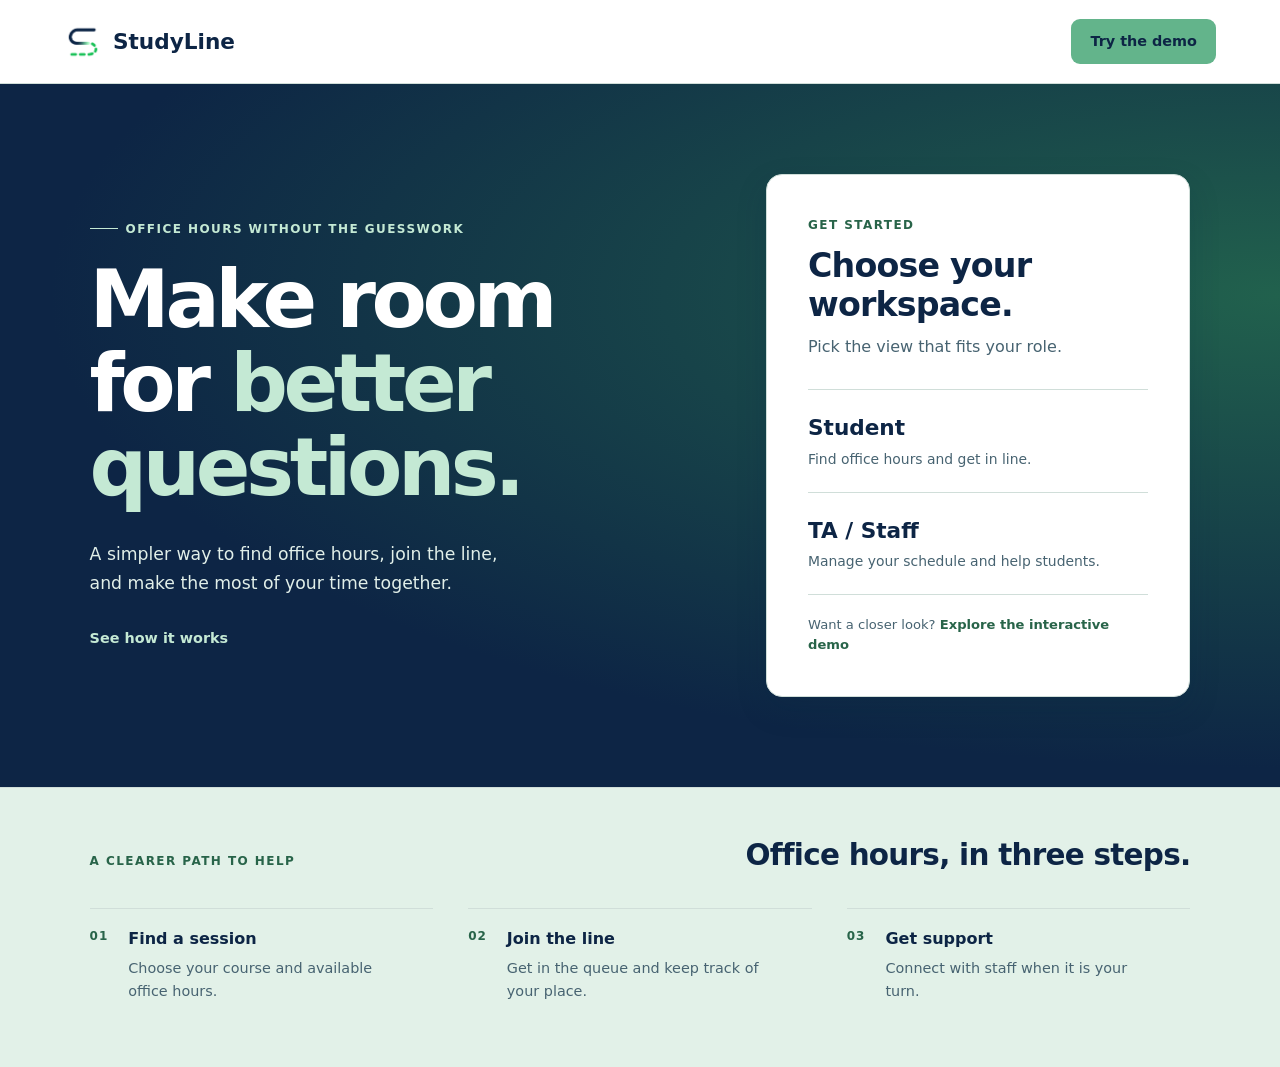
<file: frontend/index.html>
<!doctype html>
<html lang="en">
  <head>
    <meta charset="UTF-8" />
    <meta name="viewport" content="width=device-width, initial-scale=1.0" />
    <title>StudyLine</title>
    <link rel="stylesheet" href="styles.css" />
    <link rel="icon" href="assets/studyline_tab_icon.png" />
  </head>
  <body data-page="home">
    <header class="home-header">
      <a class="home-brand" href="index.html" aria-label="StudyLine home">
        <img src="assets/studyline_tab_icon.png" alt="" />
        <span>StudyLine</span>
      </a>
      <a class="home-demo-link" href="demo.html">Try the demo</a>
    </header>

    <main class="home-main">
      <section class="home-hero" aria-labelledby="home-title">
        <div class="home-intro">
          <p class="home-eyebrow">Office hours without the guesswork</p>
          <h1 id="home-title">Make room for <em>better questions.</em></h1>
          <p class="home-intro-copy">A simpler way to find office hours, join the line, and make the most of your time together.</p>
          <a class="home-text-link" href="#how-it-works">See how it works</a>
        </div>

        <div class="home-chooser" aria-labelledby="home-chooser-title">
          <div class="home-chooser-heading">
            <p class="home-eyebrow">Get started</p>
            <h2 id="home-chooser-title">Choose your workspace.</h2>
            <p>Pick the view that fits your role.</p>
          </div>
          <a class="home-role" href="student.html">
            <span class="home-role-content"><strong>Student</strong><span>Find office hours and get in line.</span></span>
          </a>
          <a class="home-role" href="ta.html">
            <span class="home-role-content"><strong>TA / Staff</strong><span>Manage your schedule and help students.</span></span>
          </a>
          <p class="home-chooser-note">Want a closer look? <a href="demo.html">Explore the interactive demo</a></p>
        </div>
      </section>

      <section class="home-how" id="how-it-works" aria-labelledby="home-how-title">
        <div class="home-how-heading">
          <p class="home-eyebrow">A clearer path to help</p>
          <h2 id="home-how-title">Office hours, in three steps.</h2>
        </div>
        <ol class="home-steps">
          <li><span>01</span><div><h3>Find a session</h3><p>Choose your course and available office hours.</p></div></li>
          <li><span>02</span><div><h3>Join the line</h3><p>Get in the queue and keep track of your place.</p></div></li>
          <li><span>03</span><div><h3>Get support</h3><p>Connect with staff when it is your turn.</p></div></li>
        </ol>
      </section>
    </main>
  </body>
</html>
</file>
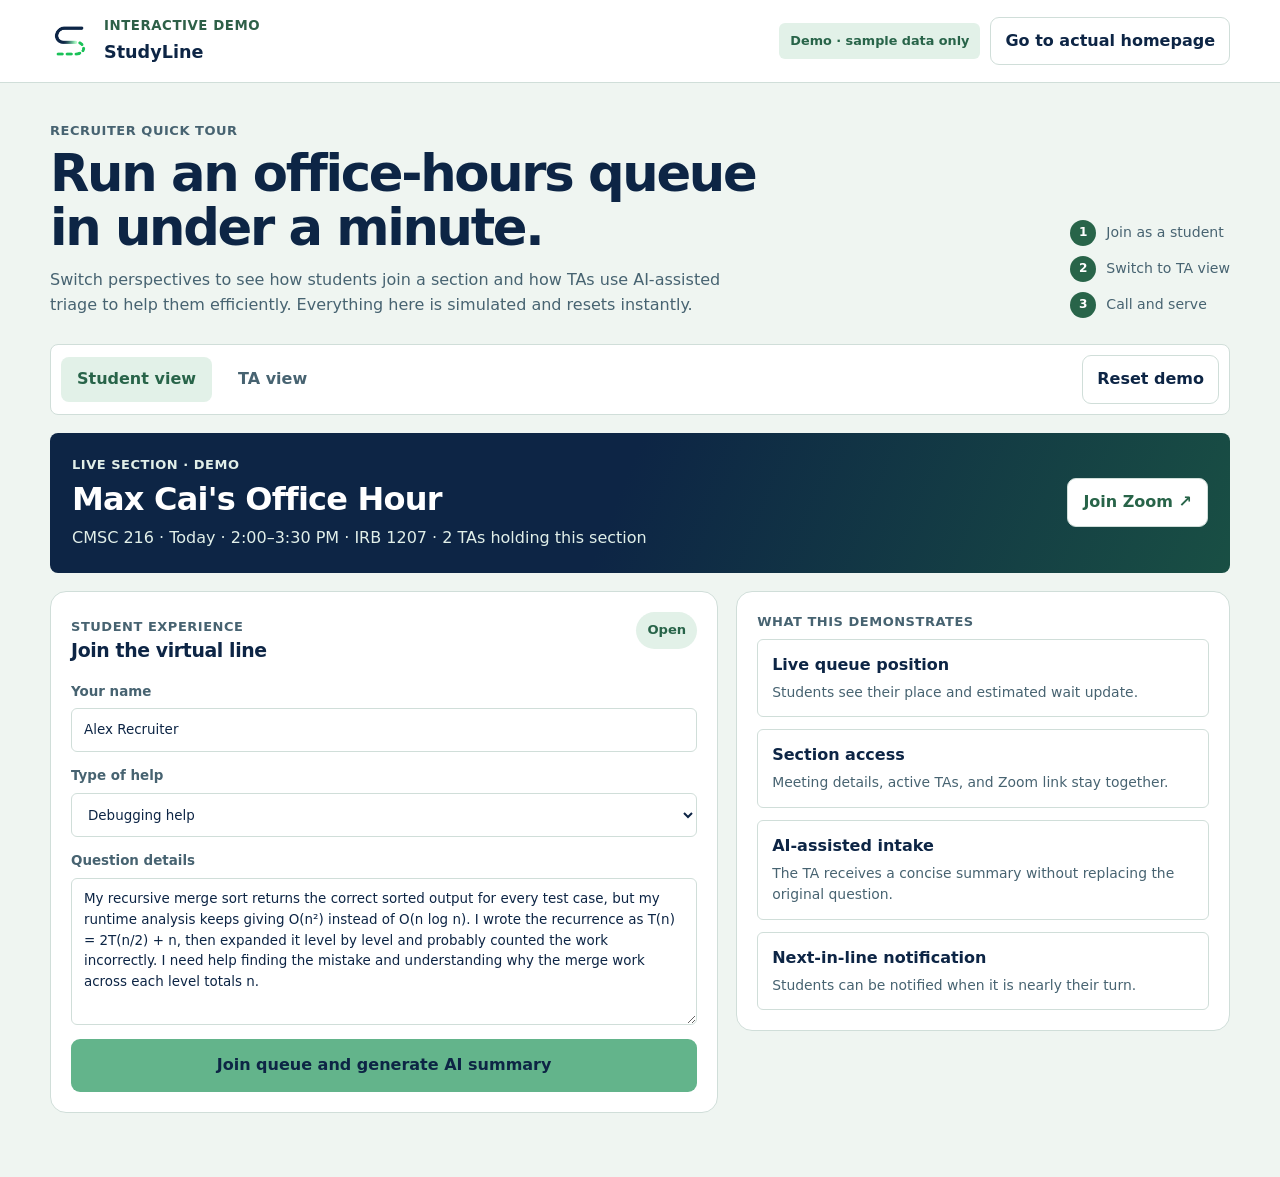
<file: frontend/demo.html>
<!doctype html>
<html lang="en">
  <head>
    <meta charset="UTF-8" />
    <meta name="viewport" content="width=device-width, initial-scale=1.0" />
    <title>Interactive Demo | StudyLine</title>
    <link rel="stylesheet" href="styles.css" />
    <link rel="stylesheet" href="demo.css" />
    <link rel="icon" href="assets/studyline_tab_icon.png" />
  </head>
  <body class="demo-page" data-page="demo">
    <header class="demo-header">
      <a class="brand demo-brand" href="demo.html" aria-label="StudyLine demo home">
        <img class="brand-mark" src="assets/studyline_tab_icon.png" alt="" />
        <span><small>Interactive demo</small><strong>StudyLine</strong></span>
      </a>
      <div class="demo-header-actions">
        <span class="demo-mode-badge">Demo · sample data only</span>
        <a class="secondary-action demo-home-link" href="index.html">Go to actual homepage</a>
      </div>
    </header>

    <main class="demo-main">
      <section class="demo-intro">
        <div>
          <p class="eyebrow">Recruiter quick tour</p>
          <h1>Run an office-hours queue in under a minute.</h1>
          <p>Switch perspectives to see how students join a section and how TAs use AI-assisted triage to help them efficiently. Everything here is simulated and resets instantly.</p>
        </div>
        <div class="demo-steps" aria-label="Suggested demo steps">
          <span><strong>1</strong> Join as a student</span>
          <span><strong>2</strong> Switch to TA view</span>
          <span><strong>3</strong> Call and serve</span>
        </div>
      </section>

      <section class="demo-toolbar" aria-label="Demo controls">
        <div class="demo-view-switch" role="group" aria-label="Choose demo perspective">
          <button class="demo-view-button active" type="button" data-demo-view="student">Student view</button>
          <button class="demo-view-button" type="button" data-demo-view="ta">TA view</button>
        </div>
        <button id="resetDemo" class="secondary-action" type="button">Reset demo</button>
      </section>

      <div id="demoNotice" class="demo-notice" role="status" aria-live="polite"></div>
      <section id="demoApp" class="demo-app" aria-live="polite"></section>
    </main>

    <script src="demo.js"></script>
  </body>
</html>
</file>
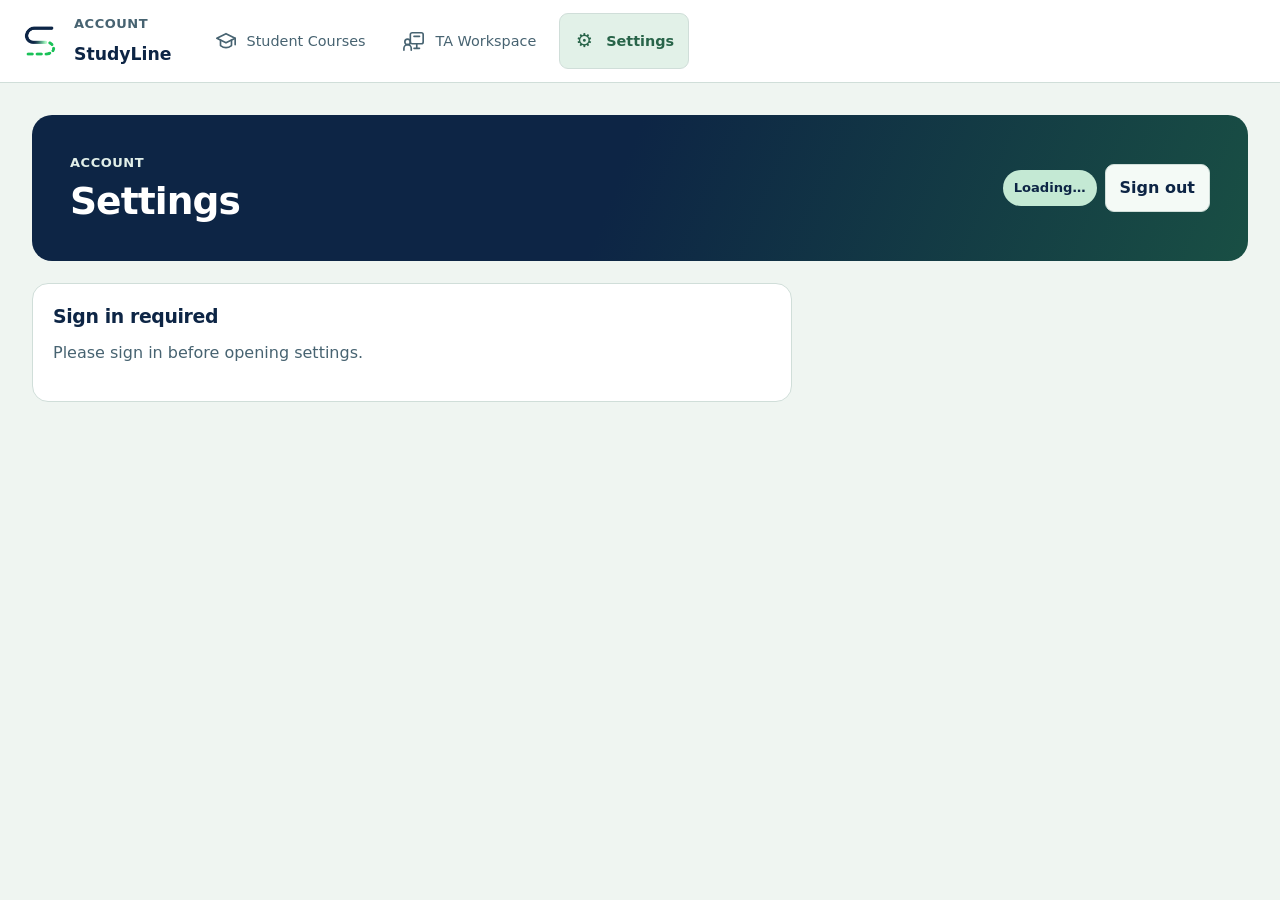
<file: frontend/settings.html>
<!doctype html>
<html lang="en">
  <head>
    <meta charset="UTF-8" />
    <meta name="viewport" content="width=device-width, initial-scale=1.0" />
    <title>Settings | StudyLine</title>
    <link rel="stylesheet" href="styles.css" />
    <link rel="icon" href="assets/studyline_tab_icon.png" />
  </head>
  <body data-page="settings">
    <div class="shell">
      <header class="workspace-header">
        <div class="brand"><a href="index.html" aria-label="StudyLine home"><img class="brand-mark" src="assets/studyline_tab_icon.png" alt="" /></a><div><p class="eyebrow">Account</p><h1>StudyLine</h1></div></div>
        <nav class="nav" aria-label="Workspace"><a class="nav-item" href="student.html">Student Courses</a><a class="nav-item" href="ta.html">TA Workspace</a><a class="nav-item active" href="settings.html">Settings</a></nav>
      </header>
      <main class="workspace">
        <header class="topbar"><div><p class="eyebrow">Account</p><h2>Settings</h2></div><div class="topbar-status"><div id="settingsUser" class="status-pill">Loading…</div><button id="signOut" class="secondary-action" type="button">Sign out</button></div></header>
        <section class="panel settings-card">
          <p class="eyebrow">Profile</p><h3>Personal details</h3><p class="muted">Your email is managed by Google. Change how your name appears across StudyLine.</p>
          <form id="profileForm"><label for="name">Username</label><input id="name" name="name" required minlength="2" maxlength="80" autocomplete="name" /><label class="settings-readonly">Email <input id="email" disabled /></label><div id="roles" class="muted"></div>
            <hr /><p class="eyebrow">Preferences</p><label class="check-row"><input type="checkbox" id="emailNotifications" disabled title="Email delivery is coming soon" /> Email notifications (Coming soon)</label><label class="check-row"><input type="checkbox" id="compactMode" /> Compact course lists</label>
            <div class="settings-actions"><button class="primary-action" type="submit">Save changes</button><span id="saveMessage" role="status"></span></div>
          </form>
        </section>
      </main>
    </div>
    <script src="settings.js"></script>
    <script src="navigation.js"></script>
  </body>
</html>
</file>
<file: frontend/styles.css>
:root {
  color-scheme: light;
  --ink: #0d2545;
  --muted: #476371;
  --line: #d0ded9;
  --panel: #fff;
  --bg: #eff5f1;
  --green: #2e6048;
  --teal: #2c645a;
  --amber: #855b15;
  --red: #864d4d;
  --blue: #286449;
  --soft: #e2f1e8;
  --soft-hover: #d5eadd;
  --raised: #f4faf6;
  --sage: #63b48b;
  --sage-hover: #56a87d;
  --sage-active: #4f9d74;
  --banner: linear-gradient(112deg, var(--ink) 48%, #194f44);
  --banner-text: #e1efe9;
  --banner-accent: #c4e9d4;
  --banner-focus: #9fddbb;
  --radius: 16px;
  --button-radius: 9px;
  --gap: 22px;
  font-family: "Segoe UI", system-ui, -apple-system, sans-serif;
  font-size: 16px;
  line-height: 1.55;
}

* {
  box-sizing: border-box;
}

body {
  margin: 0;
  min-height: 100vh;
  background: var(--bg);
  color: var(--ink);
}

button,
input,
select,
textarea {
  font: inherit;
  font-weight: 400;
}

.shell {
  display: grid;
  grid-template-columns: minmax(0, 1fr);
  grid-template-rows: auto 1fr;
  min-height: 100vh;
}

.workspace-header {
  background: var(--panel);
  border-bottom: 1px solid var(--line);
  padding: 13px max(20px, calc((100vw - 1310px) / 2));
  display: flex;
  align-items: center;
  gap: 28px;
}

.workspace-header .brand { min-width: max-content; }

.brand {
  display: flex;
  align-items: center;
  gap: 14px;
}

.brand-mark {
  width: 40px;
  height: 40px;
  object-fit: contain;
  flex-shrink: 0;
  border-radius: 8px;
  display: grid;
  place-items: center;
  background: transparent;
  color: #17212b;
  font-weight: 650;
}

.eyebrow,
.panel-label,
.metric-label {
  margin: 0 0 6px;
  color: var(--muted);
  font-size: 0.8125rem;
  font-weight: 650;
  text-transform: uppercase;
  letter-spacing: 0.04em;
}

h1,
h2,
h3,
p {
  margin-top: 0;
}

h1 {
  margin-bottom: 0;
  font-size: 1.08rem;
}

h2 {
  margin-bottom: 0;
  max-width: 760px;
  font-size: clamp(1.8rem, 2.5vw, 2.5rem);
  font-weight: 750;
  line-height: 1.18;
  letter-spacing: -0.025em;
}

h3 {
  margin-bottom: 0;
  font-size: 1.18rem;
}

.nav {
  display: flex;
  flex-wrap: wrap;
  gap: 8px;
}

.nav-item {
  display: flex;
  align-items: center;
  gap: 12px;
  font-size: 0.9rem;
  border: 1px solid transparent;
  border-radius: var(--button-radius);
  padding: 12px 14px;
  background: transparent;
  color: var(--muted);
  text-align: left;
  text-decoration: none;
  cursor: pointer;
}

.nav-item.active,
.nav-item:hover {
  background: var(--soft);
  border-color: var(--line);
  color: var(--blue);
}

.panel,
.join-panel {
  background: var(--panel);
  border: 1px solid var(--line);
  border-radius: var(--radius);
  padding: 20px;
  box-shadow: none;
}

.workspace {
  min-width: 0;
  margin-inline: auto;
  padding: 32px;
  display: grid;
  align-content: start;
  gap: var(--gap);
}

.topbar,
.section-heading,
.notification-panel {
  display: flex;
  justify-content: space-between;
  align-items: flex-start;
  gap: 18px;
}

.status-pill,
.turn-badge,
.forecast-note {
  position: relative;
  overflow: hidden;
  white-space: nowrap;
  border-radius: 999px;
  padding: 8px 11px;
  background: var(--soft);
  color: var(--blue);
  font-weight: 650;
  font-size: 0.82rem;
}

.live-clock {
  display: grid;
  justify-items: end;
  gap: 2px;
  padding: 9px 11px;
  border: 1px solid #d9d2c6;
  border-radius: 8px;
  background: #fffefa;
}

.live-clock span {
  color: var(--muted);
  font-size: 0.72rem;
  font-weight: 650;
  text-transform: uppercase;
}

.live-clock strong {
  color: var(--ink);
  font-size: 1rem;
}

.section-access {
  display: grid;
  gap: 6px;
  margin-top: 10px;
}

.zoom-link {
  width: fit-content;
  color: var(--blue);
  overflow-wrap: anywhere;
}

.status-pill::after {
  content: "";
  position: absolute;
  inset: 0;
  background: linear-gradient(110deg, transparent 0%, rgba(255, 255, 255, 0.68) 45%, transparent 70%);
  transform: translateX(-120%);
  animation: status-sheen 2.8s ease-in-out infinite;
}

.pulse {
  width: 8px;
  height: 8px;
  display: inline-block;
  margin-right: 7px;
  border-radius: 50%;
  background: var(--green);
  box-shadow: 0 0 0 6px rgba(21, 132, 92, 0.14);
  animation: pulse-ring 1.6s ease-out infinite;
}

.signal-bars {
  display: inline-flex;
  align-items: end;
  gap: 2px;
  height: 12px;
  margin-right: 7px;
  vertical-align: -1px;
}

.signal-bars i {
  width: 3px;
  border-radius: 999px;
  background: var(--green);
  animation: signal-rise 1.15s ease-in-out infinite;
}

.signal-bars i:nth-child(1) {
  height: 5px;
}

.signal-bars i:nth-child(2) {
  height: 8px;
  animation-delay: 120ms;
}

.signal-bars i:nth-child(3) {
  height: 11px;
  animation-delay: 240ms;
}

@keyframes pulse-ring {
  0% {
    box-shadow: 0 0 0 0 rgba(21, 132, 92, 0.32);
  }

  70% {
    box-shadow: 0 0 0 8px rgba(21, 132, 92, 0);
  }

  100% {
    box-shadow: 0 0 0 0 rgba(21, 132, 92, 0);
  }
}

@keyframes signal-rise {
  0%,
  100% {
    transform: scaleY(0.64);
    opacity: 0.7;
  }

  50% {
    transform: scaleY(1);
    opacity: 1;
  }
}

@keyframes status-sheen {
  0%,
  42% {
    transform: translateX(-120%);
  }

  78%,
  100% {
    transform: translateX(120%);
  }
}

.hero-grid,
.content-grid {
  display: grid;
  grid-template-columns: minmax(320px, 0.95fr) minmax(320px, 1.05fr);
  gap: 22px;
}

.queue-form {
  margin-top: 22px;
  display: grid;
  grid-template-columns: 1fr 1fr;
  gap: 14px;
}

.queue-form label:first-child,
.queue-form label:nth-child(3),
.queue-form .form-section,
.queue-form button {
  grid-column: 1 / -1;
}

.form-section {
  display: grid;
  gap: 10px;
}

label {
  display: grid;
  gap: 7px;
  color: var(--muted);
  font-size: 0.9rem;
  font-weight: 700;
}

input,
select,
textarea {
  width: 100%;
  border: 1px solid #c3baad;
  border-radius: 8px;
  padding: 12px;
  background: #fffefa;
  color: var(--ink);
}

textarea {
  resize: vertical;
  min-height: 104px;
}

.primary-action,
.secondary-action,
.icon-button {
  border: 0;
  border-radius: var(--button-radius);
  cursor: pointer;
  font-weight: 650;
}

.primary-action {
  padding: 14px 16px;
  background: var(--sage);
  color: var(--ink);
}

.primary-action:disabled {
  cursor: wait;
  opacity: 0.82;
}

.secondary-action {
  padding: 11px 14px;
  border: 1px solid var(--line);
  background: #fff;
  color: var(--ink);
}

.refresh-action {
  padding-inline: 13px;
}

.icon-button {
  width: 38px;
  height: 38px;
  background: var(--soft);
  color: var(--blue);
  font-size: 1.1rem;
}

.queue-state {
  margin-top: 18px;
  display: grid;
  grid-template-columns: 1fr 1fr auto;
  align-items: center;
  gap: 14px;
  padding: 16px;
  border-radius: 8px;
  background: var(--raised);
  border: 1px solid var(--line);
}

.hidden {
  display: none;
}

.big-number {
  color: var(--blue);
  font-size: 2rem;
  font-weight: 650;
}

.meter {
  height: 14px;
  margin: 24px 0;
  overflow: hidden;
  border-radius: 999px;
  background: #e9e2d6;
}

.meter span {
  display: block;
  height: 100%;
  width: 50%;
  border-radius: inherit;
  background: var(--amber);
  transition: width 300ms ease, background 300ms ease;
}

.metric-row {
  display: grid;
  grid-template-columns: repeat(3, 1fr);
  gap: 12px;
}

.metric-row > div {
  padding: 14px;
  border-radius: var(--button-radius);
  background: var(--soft);
}

.queue-state > div { background: var(--soft); border-radius: var(--button-radius); }

.metric-row strong,
.queue-state strong {
  font-size: 1.35rem;
}

.recommendations,
.forecast {
  display: grid;
  gap: 12px;
  margin-top: 18px;
}

.recommendation,
.forecast-row {
  display: grid;
  grid-template-columns: 1fr auto;
  align-items: center;
  gap: 12px;
  padding: 14px;
  border: 1px solid #d9d2c6;
  border-radius: 8px;
  background: #fffefa;
}

.recommendation strong,
.forecast-row strong {
  display: block;
  margin-bottom: 3px;
}

.tag {
  border-radius: 999px;
  padding: 7px 10px;
  font-size: 0.8rem;
  font-weight: 650;
}

.tag.low {
  background: #e9f0e8;
  color: var(--green);
}

.tag.medium {
  background: #f6edda;
  color: var(--amber);
}

.tag.high {
  background: #f9e8e3;
  color: var(--red);
}

.bar {
  height: 9px;
  margin-top: 8px;
  border-radius: 999px;
  background: #e9e2d6;
}

.bar span {
  display: block;
  height: 100%;
  border-radius: inherit;
}

.notification-panel {
  align-items: center;
}

.notification-panel p:last-child {
  margin-bottom: 0;
  color: var(--muted);
  max-width: 720px;
}

.staff-panel {
  display: grid;
  gap: 20px;
}

.staff-grid {
  display: grid;
  grid-template-columns: minmax(260px, 0.82fr) minmax(320px, 1.18fr);
  gap: 18px;
}

.current-student { padding: 18px; }

.join-course-panel,
.student-join,
.current-student { box-shadow: 0 5px 16px #0d254509; }

.section-hero:not(.highlighted),
.current-student {
  border-left: 3px solid var(--sage);
  background: var(--raised);
}

.current-student h3 {
  margin-bottom: 8px;
}

.current-student p:last-of-type {
  color: var(--muted);
}

.staff-actions {
  display: flex;
  gap: 10px;
  margin-top: 18px;
}

.staff-queue-list {
  display: grid;
  gap: 10px;
  margin-top: 10px;
}

.joined-sessions-list {
  display: grid;
  gap: 10px;
  margin-top: 18px;
}

.joined-session {
  display: grid;
  grid-template-columns: 1fr auto;
  gap: 12px;
  align-items: center;
  padding: 14px;
  border: 1px solid #d9d2c6;
  border-radius: 8px;
  background: #fffefa;
}

.joined-session.active {
  border-color: #b68566;
  background: #f3e8dc;
}

.joined-session strong,
.joined-session span,
.joined-session small {
  display: block;
}

.joined-session span,
.joined-session small {
  margin-top: 3px;
  color: var(--muted);
}

.staff-queue-item {
  display: grid;
  grid-template-columns: 34px 1fr auto;
  align-items: start;
  gap: 12px;
  padding: 12px;
  border: 1px solid #d9d2c6;
  border-radius: 8px;
  background: #fffefa;
}

.staff-queue-item strong,
.staff-queue-item span {
  display: block;
}

.staff-queue-item span:not(.tag):not(.queue-position) {
  color: var(--muted);
  margin-top: 2px;
}

.student-question,
.ai-summary,
.ai-source,
.file-chip {
  margin: 8px 0 0;
  color: var(--muted);
  font-size: 0.9rem;
  line-height: 1.35;
}

.student-question {
  color: var(--ink);
}

.queue-content-block {
  margin-top: 11px;
  padding: 11px 12px;
  border-radius: 8px;
}

.student-question-block {
  border: 1px solid var(--line);
  background: #fff;
}

.ai-summary-block {
  border: 1px solid var(--line);
  border-left: 3px solid var(--blue);
  background: var(--soft);
}

.queue-content-label {
  display: flex;
  align-items: center;
  gap: 7px;
  margin: 0 0 6px;
  color: var(--muted);
  font-size: 0.7rem;
  font-weight: 750;
  text-transform: uppercase;
}

.staff-queue-item .queue-content-label span {
  display: inline;
  margin: 0;
}

.queue-content-label > span:last-child:not(.ai-label-mark) {
  color: var(--muted);
  font-weight: 600;
  text-transform: none;
}

.ai-label-mark {
  padding: 3px 5px;
  border-radius: 4px;
  background: var(--blue);
  color: #fff !important;
  font-size: 0.62rem;
}

.queue-content-block .student-question,
.queue-content-block .ai-summary {
  margin: 0;
}

.ai-source {
  font-weight: 650;
}

#currentStudentNeed {
  display: grid;
  gap: 8px;
}

#currentStudentNeed strong {
  color: var(--ink);
}

.file-chip {
  width: max-content;
  max-width: 100%;
  padding: 6px 8px;
  border-radius: 8px;
  background: #f0e9df;
  color: var(--blue);
  font-weight: 650;
}

.queue-position {
  width: 34px;
  height: 34px;
  display: grid;
  place-items: center;
  border-radius: 8px;
  background: var(--soft);
  color: var(--blue);
  font-weight: 650;
}

.empty-state {
  padding: 18px;
  border: 1px dashed #c3baad;
  border-radius: 8px;
  color: var(--muted);
  background: #fffefa;
}

.availability-panel {
  display: grid;
  gap: 18px;
}

.availability-form {
  display: grid;
  grid-template-columns: repeat(4, minmax(140px, 1fr)) auto;
  align-items: end;
  gap: 12px;
}

.slot-calendar {
  display: grid;
  grid-template-columns: repeat(auto-fill, minmax(190px, 1fr));
  gap: 10px;
}

.slot-button {
  position: relative;
  display: grid;
  gap: 5px;
  min-height: 116px;
  padding: 13px;
  border: 1px solid #d9d2c6;
  border-radius: 8px;
  background: #fffefa;
  color: var(--ink);
  text-align: left;
  cursor: pointer;
}

.slot-button:hover,
.slot-button.selected {
  border-color: var(--blue);
  box-shadow: 0 10px 24px rgba(36, 87, 166, 0.12);
}

.slot-button.selected {
  background: var(--soft);
}

.slot-button span,
.slot-button small {
  color: var(--muted);
}

.slot-remove {
  width: max-content;
  border: 1px solid #decdcb;
  border-radius: 8px;
  padding: 7px 9px;
  background: #faf3f2;
  color: var(--red);
  font-weight: 650;
  cursor: pointer;
}

.selected-slot-label {
  margin: 0;
  color: var(--blue);
  font-weight: 650;
}

.loading-dots {
  display: inline-flex;
  gap: 4px;
  margin-right: 8px;
  vertical-align: 2px;
}

.loading-dots i {
  width: 7px;
  height: 7px;
  border-radius: 50%;
  background: var(--blue);
  animation: loading-bounce 900ms ease-in-out infinite;
}

.loading-dots i:nth-child(2) {
  animation-delay: 120ms;
}

.loading-dots i:nth-child(3) {
  animation-delay: 240ms;
}

@keyframes loading-bounce {
  0%,
  80%,
  100% {
    transform: translateY(0);
    opacity: 0.45;
  }

  40% {
    transform: translateY(-4px);
    opacity: 1;
  }
}

.settings-card { max-width: 760px; width: 100%; margin: 0; }
.settings-card form { display: grid; gap: 10px; }
.settings-card input:not([type="checkbox"]) { width: 100%; padding: 12px; border: 1px solid var(--line); border-radius: 8px; }
.settings-readonly { color: var(--muted); }
.settings-card hr { width: 100%; border: 0; border-top: 1px solid var(--line); margin: 20px 0 8px; }
.check-row { display: flex; align-items: center; gap: 10px; }
.settings-actions { display: flex; align-items: center; gap: 14px; margin-top: 18px; }

.muted {
  color: var(--muted);
}

.small {
  font-size: 0.82rem;
}

.form-error {
  color: var(--red);
  font-weight: 650;
}

.notice {
  margin: 0;
  padding: 12px 14px;
  border: 1px solid #bdd9cc;
  border-radius: 8px;
  background: #edf1e8;
  color: var(--green);
  font-weight: 650;
}

.auth-panel,
.course-card,
.section-hero {
  display: grid;
  gap: 18px;
}

.auth-panel {
  width: min(520px, 100%);
  justify-self: start;
  align-content: start;
  padding: 28px;
}

#googleSignInButton {
  display: flex;
  align-items: center;
  min-height: 44px;
}

#googleSignInButton > div {
  max-width: 100%;
}

.stack-form,
.section-form {
  display: grid;
  gap: 12px;
}

.inline-form {
  display: grid;
  grid-template-columns: minmax(0, 1fr) auto;
  align-items: end;
  gap: 12px;
}

.dashboard-actions,
.two-column {
  display: grid;
  grid-template-columns: repeat(2, minmax(280px, 1fr));
  gap: 18px;
}

.course-list {
  display: grid;
  grid-template-columns: repeat(auto-fill, minmax(min(100%, 300px), 1fr));
  align-items: start;
  gap: 18px;
}

.course-card-summary {
  min-height: 0;
  align-content: start;
  border-top: 3px solid var(--blue);
}

.course-card-summary .section-heading {
  flex-direction: column;
  gap: 16px;
}

.course-card-summary .muted {
  margin: 10px 0 0;
}

.compact-mode .course-list {
  gap: 12px;
}

.compact-mode .course-card-summary {
  min-height: 0;
  padding: 16px;
}

.course-tools {
  display: grid;
  align-items: start;
  grid-template-columns: minmax(0, 1.15fr) minmax(0, 0.85fr);
  gap: 18px;
}

.course-share-card {
  display: grid;
  gap: 18px;
}

.share-choice-grid {
  display: grid;
  grid-template-columns: repeat(2, minmax(180px, 1fr));
  gap: 12px;
}

.share-choice {
  display: grid;
  gap: 10px;
  padding: 14px;
  border: 1px solid var(--line);
  border-radius: 8px;
  background: var(--raised);
}

.share-choice code {
  width: max-content;
  max-width: 100%;
  padding: 5px 8px;
  border-radius: 6px;
  overflow-wrap: anywhere;
  background: #f0e3d4;
  color: var(--blue);
  font-weight: 650;
}

.share-choice .share-row {
  justify-content: flex-start;
}

.course-schedule-panel,
.course-past-panel {
  display: grid;
  gap: 18px;
}

.course-week-grid {
  grid-template-columns: repeat(7, minmax(145px, 1fr));
}

.course-week-grid .day-column {
  min-height: 260px;
  padding: 14px;
}

.course-week-grid .section-mini {
  padding: 12px;
}

.share-row {
  display: flex;
  flex-wrap: wrap;
  gap: 8px;
  align-items: center;
  justify-content: flex-end;
}

.share-panel {
  display: grid;
  gap: 8px;
  justify-items: end;
}

.share-panel small {
  color: var(--muted);
  font-weight: 650;
}

.week-grid {
  display: grid;
  grid-template-columns: repeat(7, minmax(110px, 1fr));
  gap: 8px;
  overflow-x: auto;
}

.day-column {
  min-height: 170px;
  display: grid;
  align-content: start;
  gap: 8px;
  padding: 10px;
  border: 1px solid #d9d2c6;
  border-radius: 8px;
  background: #f8f5ef;
}

.day-column > strong {
  color: var(--blue);
}

.section-mini,
.past-item {
  display: grid;
  gap: 8px;
  padding: 10px;
  border: 1px solid #d9d2c6;
  border-radius: 8px;
  background: #fff;
}

.section-mini.highlighted,
.section-hero.highlighted {
  border-color: #e0a321;
  background: #fffaf0;
}

.change-note {
  margin: 0;
  padding: 8px 10px;
  border-radius: 8px;
  background: #fff2cc;
  color: #8a5800;
  font-weight: 650;
}

.link-button {
  display: grid;
  gap: 3px;
  width: 100%;
  border: 0;
  padding: 0;
  background: transparent;
  color: inherit;
  text-align: left;
  cursor: pointer;
}

.link-button span,
.link-button small {
  color: var(--muted);
}

.mini-editor {
  border-top: 1px solid #d9d2c6;
  padding-top: 8px;
}

.mini-editor summary,
.add-section summary {
  cursor: pointer;
  color: var(--blue);
  font-weight: 650;
}

.compact-form {
  margin-top: 10px;
}

.checkbox-line {
  display: flex;
  align-items: center;
  gap: 8px;
}

.checkbox-line input {
  width: auto;
}

.danger-action {
  border: 1px solid #decdcb;
  border-radius: var(--button-radius);
  padding: 10px 12px;
  background: #faf3f2;
  color: var(--red);
  cursor: pointer;
  font-weight: 650;
}

.danger-action:hover, .slot-remove:hover { background: #f1e5e3; }

.past-list {
  display: grid;
  gap: 10px;
}

.past-item {
  grid-template-columns: 1fr auto;
  align-items: center;
}

.past-item span,
.past-item small {
  display: block;
  margin-top: 3px;
  color: var(--muted);
}

.back-button {
  width: max-content;
}

.section-hero {
  grid-template-columns: 1fr auto;
  align-items: start;
}

.section-hero p:last-child {
  margin-bottom: 0;
}

@media (max-width: 900px) {
  .hero-grid,
  .content-grid,
  .staff-grid,
  .dashboard-actions,
  .two-column,
  .section-hero,
  .role-grid,
  .availability-form {
    grid-template-columns: 1fr;
  }

  .course-tools,
  .share-choice-grid {
    grid-template-columns: 1fr;
  }

  .week-grid {
    grid-template-columns: repeat(7, minmax(160px, 1fr));
  }

  .share-panel {
    justify-items: start;
  }
}

@media (max-width: 620px) {
  .workspace {
    padding: 18px;
  }

  .topbar,
  .section-heading,
  .notification-panel,
  .queue-state {
    flex-direction: column;
    display: flex;
  }

  .topbar-status,
  .live-clock {
    justify-items: start;
  }

  .queue-form,
  .metric-row {
    grid-template-columns: 1fr;
  }

  .status-pill,
  .turn-badge,
  .forecast-note {
    white-space: normal;
  }

  .staff-actions {
    flex-direction: column;
  }

  .staff-queue-item {
    grid-template-columns: 34px 1fr;
  }

  .joined-session {
    grid-template-columns: 1fr;
  }

  .staff-queue-item .tag {
    grid-column: 2;
    width: max-content;
  }
}

/* Navigation and shared interaction states. */
.nav-icon { width: 20px; flex-shrink: 0; text-align: center; font-size: 1.2rem; }
button, a, input, select, textarea, summary { -webkit-tap-highlight-color: transparent; }
:focus-visible { outline: 3px solid var(--blue); outline-offset: 3px; }
:is(.primary-action, .home-demo-link):not(:disabled):hover { background: var(--sage-hover); }
:is(.primary-action, .home-demo-link):not(:disabled):active { background: var(--sage-active); }
.secondary-action:hover, .icon-button:hover { background: var(--soft); border-color: var(--blue); }
.course-card-summary:hover { border-color: var(--line); box-shadow: 0 4px 14px #0d25450f; }
.course-card-summary h3 { line-height: 1.35; overflow-wrap: anywhere; }
.course-card-summary .primary-action { padding: 10px 14px; }
.course-card-summary .muted { font-size: 0.85rem; line-height: 1.5; }
.compact-mode .course-card-summary .section-heading { gap: 10px; }
.topbar-status { display: flex; align-items: center; flex-wrap: wrap; }
.live-clock { padding: 0 0 0 14px; border: 0; border-left: 1px solid var(--line); background: transparent; }
.status-pill::after { display: none; }
.pulse { animation: none; box-shadow: none; }
input, select, textarea { padding: 10px 12px; background: var(--panel); border-color: var(--line); }
input[type="checkbox"] { width: auto; accent-color: var(--blue); }
#courseForm { grid-template-columns: minmax(80px, 0.7fr) minmax(120px, 1fr) auto; }
.dashboard-actions { align-items: start; }
.settings-card h3 { margin-bottom: 10px; }

/* Weekly calendar: fixed time scale, independently scrollable on small screens. */
#courseCalendar { min-width: 0; }
.calendar-toolbar { display: flex; justify-content: space-between; align-items: center; gap: 12px; margin-bottom: 18px; }
.calendar-toolbar p { margin: 5px 0 0; }
.calendar-empty { margin-bottom: 12px; }
.calendar-scroll { overflow: auto; max-height: 640px; border: 1px solid var(--line); border-radius: var(--button-radius); }
.time-calendar { display: grid; grid-template-columns: 56px repeat(var(--day-count), minmax(125px, 1fr)); min-width: 690px; }
.calendar-corner, .calendar-day-heading { position: sticky; top: 0; z-index: 4; background: #fff; border-bottom: 1px solid var(--line); padding: 12px; }
.calendar-corner { font-size: 0.7rem; color: var(--muted); padding: 24px 8px; }
.calendar-day-heading { display: flex; align-items: center; justify-content: center; gap: 8px; border-left: 1px solid var(--line); font-size: 0.8rem; color: var(--muted); }
.calendar-day-heading strong { display: grid; place-items: center; width: 30px; height: 30px; font-size: 1rem; color: var(--ink); }
.calendar-day-heading.is-today strong { background: var(--blue); color: #fff; border-radius: 50%; }
.calendar-hours, .calendar-day { position: relative; height: var(--calendar-height); }
.calendar-hours span { position: absolute; right: 8px; font-size: 0.68rem; color: var(--muted); padding-top: 4px; }
.calendar-day { border-left: 1px solid var(--line); background: repeating-linear-gradient(to bottom, transparent 0 63px, var(--line) 63px 64px); }
.calendar-day.is-today { background-color: var(--raised); }
.calendar-event { position: absolute; display: flex; flex-direction: column; align-items: flex-start; gap: 4px; overflow: hidden; padding: 7px; border: 1px solid var(--line); border-left: 3px solid var(--blue); border-radius: 5px; background: var(--soft); color: var(--ink); text-align: left; cursor: pointer; font-size: 0.73rem; }
.calendar-event span { overflow-wrap: anywhere; }
.calendar-event:hover, .calendar-event:focus-visible { z-index: 2; background: var(--soft-hover); }
.current-time-line { position: absolute; z-index: 3; left: 0; right: 0; height: 2px; background: #d34b4b; pointer-events: none; }
.current-time-line span { position: absolute; left: -4px; top: -3px; width: 8px; height: 8px; border-radius: 50%; background: #d34b4b; }
.schedule-details summary { cursor: pointer; font-size: 0.88rem; color: var(--blue); font-weight: 650; }
.schedule-agenda { display: grid; grid-template-columns: repeat(auto-fill, minmax(min(100%, 260px), 1fr)); align-items: start; gap: 12px; margin-top: 16px; }
@media (max-width: 1100px) { .dashboard-actions { grid-template-columns: 1fr; } }
@media (max-width: 900px) {
  .workspace { padding: 24px; }
}
@media (max-width: 620px) {
  .workspace { padding: 18px; gap: 18px; }
  .inline-form, #courseForm, .share-choice-grid { grid-template-columns: 1fr; }
  .calendar-toolbar { align-items: flex-start; flex-direction: column; }
  .role-page { padding: 16px; }
  .role-hero { padding: 24px; }
  .settings-actions { flex-wrap: wrap; }
  .panel { padding: 16px; }
}
@media (prefers-reduced-motion: reduce) {
  *, *::before, *::after { animation: none !important; transition: none !important; }
}

/* Keep sparse pages and collapsed tools sized to their content. */
.workspace { width: 100%; max-width: 1370px; }
.add-section-panel { padding: 16px 20px; }
.add-section .section-form { margin-top: 18px; grid-template-columns: repeat(2, minmax(0, 1fr)); }
.add-section .section-form label:first-child,
.add-section .section-form label:nth-child(n+4),
.add-section .section-form button { grid-column: 1 / -1; }
.nav-icon svg { display: block; width: 22px; height: 22px; }
.change-note { border: 1px solid #dfb155; border-left: 4px solid #a96b00; background: #fff4d9; color: #694300; font-size: 0.85rem; }
.change-heading { display: block; margin-bottom: 8px; }
.change-note p { margin: 0; font-weight: 400; line-height: 1.5; }
.change-list { margin: 0; display: grid; gap: 10px; }
.change-list dt { font-weight: 650; margin-bottom: 3px; }
.change-list dd { margin: 0; overflow-wrap: anywhere; line-height: 1.5; font-weight: 400; }
.change-before { text-decoration: line-through; color: #76613c; }
.calendar-event.highlighted { border: 2px solid #a99b7c; border-left-width: 4px; background: #f2eee3; color: #605534; }
.calendar-event.highlighted:hover, .calendar-event.highlighted:focus-visible { background: #ebe4d4; }
.change-badge { background: #716446; color: white; border-radius: 3px; padding: 1px 4px; font-size: 0.65rem; font-weight: 700; flex-shrink: 0; }
.section-mini.highlighted, .section-hero.highlighted { border-left: 4px solid #b77a10; }
.calendar-empty { padding: 24px; margin: 0; border: 1px dashed var(--line); border-radius: 8px; background: var(--raised); line-height: 1.6; }
.calendar-empty + .calendar-scroll { display: none; }

/* Reading rhythm and navigation cues shared across all workspaces. */
.nav-item.active { font-weight: 650; }
.topbar {
  align-items: center;
  padding: clamp(20px, 3.1vw, 38px);
  border-radius: 20px;
  background: var(--banner);
  color: #fff;
}
.topbar h2 { font-size: clamp(1.55rem, 3vw, 2.35rem); overflow-wrap: anywhere; }
.topbar-status { justify-content: flex-end; gap: 8px; }
.topbar :is(.eyebrow, .live-clock strong, .live-clock span) { color: var(--banner-text); }
.topbar .status-pill { background: var(--banner-accent); color: var(--ink); }
.topbar .secondary-action { background: var(--raised); }
.topbar .secondary-action:hover { background: var(--soft); }
:is(.topbar, .home-intro) :focus-visible { outline-color: var(--banner-focus); }
.panel h3, .join-panel h3 { line-height: 1.35; letter-spacing: -.02em; }
.panel p { line-height: 1.6; }
.primary-action, .secondary-action, .danger-action, .slot-remove { min-height: 44px; }
button, a { touch-action: manipulation; }
button:disabled { cursor: not-allowed; opacity: 0.6; }
input::placeholder, textarea::placeholder { color: var(--muted); opacity: 1; }
input:disabled { background: var(--soft); color: var(--muted); }
input, select, textarea { min-height: 44px; }
input[type="checkbox"] { min-height: auto; width: 18px; height: 18px; flex-shrink: 0; }
input:focus, select:focus, textarea:focus { border-color: var(--blue); }
.metric-row strong, .big-number, .queue-position, .live-clock strong { font-variant-numeric: tabular-nums; }
.calendar-hours span { font-size: 0.75rem; }
.calendar-event { font-size: 0.8rem; line-height: 1.35; }
.auth-panel { width: min(560px, 100%); padding: clamp(18px, 4vw, 40px); gap: 20px; }
.auth-panel .muted { margin: 12px 0 0; }
@media (max-width: 620px) {
  .hero-grid, .content-grid, .staff-grid, .dashboard-actions,
  .two-column, .course-tools, .course-list { grid-template-columns: minmax(0, 1fr); }
  .add-section .section-form { grid-template-columns: minmax(0, 1fr); }
  .share-row { justify-content: flex-start; }
}

/* Task-first workspace layouts. */
.dashboard-layout, .course-layout {
  display: grid;
  grid-template-columns: minmax(0, 1fr) minmax(220px, 275px);
  gap: var(--gap);
  align-items: start;
}
.course-layout { grid-template-columns: minmax(0, 1fr) minmax(240px, 280px); }
.dashboard-main, .course-main, .dashboard-rail, .course-rail {
  display: grid;
  gap: var(--gap);
  min-width: 0;
}
.directory-heading {
  display: flex;
  justify-content: space-between;
  align-items: center;
  gap: 16px;
  margin-bottom: 18px;
}
.count-label {
  display: inline-block;
  margin-left: 8px;
  color: var(--muted);
  font: 500 0.85rem "Segoe UI", sans-serif;
}
.text-link { color: var(--blue); font-size: 0.88rem; text-underline-offset: 4px; }
.course-directory { grid-template-columns: minmax(0, 1fr); gap: 12px; }
.course-directory .directory-row {
  grid-template-columns: 90px minmax(0, 1fr) auto;
  align-items: center;
  gap: 20px;
  padding: 16px;
  border: 1px solid var(--line);
  border-radius: var(--radius);
  background: var(--panel);
  box-shadow: none;
}
.course-code-badge {
  padding: 16px 10px;
  background: var(--soft);
  border-radius: var(--button-radius);
  color: var(--blue);
  font-size: 0.85rem;
  font-weight: 650;
  text-align: center;
}
.course-row-copy { min-width: 0; }
.course-directory .muted { margin: 6px 0 0; }
.course-directory .directory-row:hover { background: var(--raised); }
.course-directory .directory-row .secondary-action { white-space: normal; }
.course-directory .empty-state p { margin-bottom: 0; }
.dashboard-rail { scroll-margin-top: 24px; }
.dashboard-rail .panel { padding: 24px; }
.dashboard-rail h3 { margin-bottom: 10px; }
.join-course-panel:focus-within { border-color: var(--blue); }
.dashboard-rail #courseForm { grid-template-columns: minmax(0, 1fr); }
.create-course-panel summary, .course-past-panel > summary, .section-settings > summary {
  cursor: pointer;
  font-weight: 650;
}
.create-course-panel[open] summary { margin-bottom: 16px; }
.rail-help { padding: 4px 10px; font-size: 0.88rem; color: var(--muted); }
.upcoming-overview { margin-top: 8px; }
.upcoming-list { border-top: 1px solid var(--line); }
.upcoming-row {
  display: grid;
  grid-template-columns: 100px minmax(0, 1fr) 20px;
  align-items: center;
  gap: 18px;
  width: 100%;
  padding: 20px 0;
  border: 0;
  border-bottom: 1px solid var(--line);
  background: transparent;
  color: var(--ink);
  text-align: left;
  cursor: pointer;
}
.upcoming-row:hover { background: var(--soft); }
.upcoming-row strong, .upcoming-row .muted { display: block; }
.upcoming-row strong { font-size: 0.95rem; font-weight: 600; }
.upcoming-row .muted { margin-top: 4px; font-size: 0.85rem; }
.upcoming-date { font-size: 0.85rem; color: var(--blue); }
.upcoming-arrow { color: var(--blue); }
.empty-agenda { margin: 0; padding: 24px 0; color: var(--muted); line-height: 1.6; }
.course-layout .primary-agenda { grid-template-columns: minmax(0, 1fr); margin-top: 0; gap: 12px; }
.course-agenda-panel { min-width: 0; }
.course-agenda-panel > .small { margin: 8px 0 18px; }
.primary-agenda .section-mini { padding: 14px; background: var(--raised); }
.primary-agenda .link-button { gap: 5px; min-height: 44px; }
.primary-agenda .link-button strong { font-size: 0.95rem; }
.primary-agenda .link-button span, .primary-agenda .link-button small { font-size: 0.85rem; }
.primary-agenda .link-button::after { content: "View section"; margin-top: 6px; color: var(--blue); font-weight: 600; }
.primary-agenda .mini-editor { margin-top: 6px; }
.course-main > *, .course-schedule-panel > * { min-width: 0; }
.course-layout .course-past-panel { display: block; }
.course-past-panel[open] > summary { margin-bottom: 20px; }
.course-rail .share-choice-grid { grid-template-columns: minmax(0, 1fr); }
.course-rail .add-section .section-form { grid-template-columns: minmax(0, 1fr); }
.section-settings > .two-column { margin-top: 20px; }
.section-settings > .two-column > .panel { background: var(--raised); }
@media (max-width: 1019px) {
  .dashboard-layout, .course-layout { grid-template-columns: minmax(0, 1fr); }
  .dashboard-rail, .course-rail { grid-template-columns: repeat(2, minmax(0, 1fr)); }
  .course-agenda-panel { grid-column: 1 / -1; }
  .course-agenda-panel .primary-agenda { grid-template-columns: repeat(auto-fit, minmax(min(100%, 240px), 1fr)); }
}
@media (max-width: 620px) {
  .dashboard-rail, .course-rail { grid-template-columns: minmax(0, 1fr); }
  .course-rail { order: -1; }
  .directory-heading { align-items: flex-start; }
  .course-directory .directory-row { grid-template-columns: 72px minmax(0, 1fr); gap: 12px; }
  .directory-row .secondary-action { grid-column: 2; justify-self: start; }
  .course-code-badge { align-self: start; font-size: 0.78rem; }
  .course-row-copy h3 { font-size: 1.05rem; }
  .upcoming-row { grid-template-columns: minmax(0, 1fr) 20px; gap: 6px; }
  .upcoming-date { grid-column: 1; }
  .upcoming-arrow { grid-column: 2; grid-row: 1 / span 2; }
}

/* Homepage layout */
.home-header {
  display: flex;
  align-items: center;
  justify-content: space-between;
  gap: 20px;
  min-height: 84px;
  padding: 18px clamp(24px, 5vw, 80px);
  border-bottom: 1px solid var(--line);
  background: var(--panel);
}

.home-brand {
  display: inline-flex;
  align-items: center;
  gap: 11px;
  color: var(--ink);
  font-size: 1.35rem;
  font-weight: 800;
  text-decoration: none;
}

.home-brand img {
  width: 38px;
  height: 38px;
  object-fit: contain;
}

.home-demo-link,
.home-text-link {
  color: var(--blue);
  font-size: 0.9rem;
  font-weight: 650;
  text-decoration: none;
}

.home-demo-link {
  display: inline-flex;
  align-items: center;
  min-height: 44px;
  padding: 10px 18px;
  border: 1px solid transparent;
  border-radius: var(--button-radius);
  background: var(--sage);
  color: var(--ink);
}

.home-text-link:hover,
.home-chooser-note a:hover {
  text-decoration: underline;
}

.home-main {
  max-width: 1600px;
  margin: 0 auto;
}

.home-hero {
  display: grid;
  grid-template-columns: minmax(0, 1.15fr) minmax(360px, 0.85fr);
  align-items: center;
  gap: clamp(48px, 8vw, 130px);
  padding: clamp(42px, 7vw, 100px) clamp(24px, 7vw, 110px);
  background: radial-gradient(ellipse at 100% 30%, #21614d, transparent 68%), var(--ink);
}

.home-eyebrow {
  margin: 0 0 20px;
  color: var(--blue);
  font-size: 0.75rem;
  font-weight: 700;
  letter-spacing: 0.12em;
  text-transform: uppercase;
}

.home-intro .home-eyebrow::before {
  content: "";
  display: inline-block;
  width: 28px;
  height: 1px;
  margin: 0 8px 4px 0;
  background: currentColor;
}

.home-intro h1 {
  max-width: 700px;
  margin: 0;
  color: #fff;
  font-size: clamp(2.35rem, 6.3vw, 5.4rem);
  font-weight: 750;
  line-height: 1.04;
  letter-spacing: -0.055em;
}

.home-intro h1 em {
  font-style: normal;
  font-weight: inherit;
}

.home-intro :is(h1 em, .home-eyebrow, .home-text-link) { color: var(--banner-accent); }

.home-intro-copy {
  max-width: 430px;
  margin: 30px 0 28px;
  color: var(--banner-text);
  font-size: 1.08rem;
  line-height: 1.7;
}

.home-chooser {
  padding: clamp(25px, 3.2vw, 46px);
  border: 1px solid var(--line);
  border-radius: var(--radius);
  background: var(--panel);
  box-shadow: 0 12px 30px #0d254530;
}

.home-chooser-heading {
  margin-bottom: 30px;
}

.home-chooser-heading .home-eyebrow {
  margin-bottom: 12px;
}

.home-chooser-heading h2 {
  font-size: clamp(1.8rem, 2.6vw, 2.5rem);
}

.home-chooser-heading > p:last-child {
  margin: 10px 0 0;
  color: var(--muted);
}

.home-role {
  display: grid;
  grid-template-columns: minmax(0, 1fr);
  align-items: center;
  padding: 21px 0;
  border-top: 1px solid var(--line);
  color: var(--ink);
  text-decoration: none;
}

.home-steps li > span {
  color: var(--blue);
  font-size: 0.75rem;
  font-weight: 700;
  letter-spacing: 0.08em;
}

.home-role-content {
  display: grid;
  gap: 4px;
}

.home-role-content strong {
  font-size: 1.35rem;
  font-weight: 750;
}

.home-role-content > span {
  color: var(--muted);
  font-size: 0.87rem;
}

.home-role:hover, .home-role:focus-visible { background: var(--raised); }

.home-chooser-note {
  margin: 0;
  padding-top: 20px;
  border-top: 1px solid var(--line);
  color: var(--muted);
  font-size: 0.82rem;
}

.home-chooser-note a {
  color: var(--blue);
  font-weight: 650;
  text-decoration: none;
}

.home-how {
  padding: 50px clamp(24px, 7vw, 110px) 65px;
  border-top: 1px solid var(--line);
  background: var(--soft);
}

.home-how-heading {
  display: flex;
  align-items: baseline;
  justify-content: space-between;
  gap: 20px;
  margin-bottom: 35px;
}

.home-how-heading .home-eyebrow {
  margin: 0;
}

.home-how-heading h2 {
  font-size: clamp(1.6rem, 2.3vw, 2.2rem);
}

.home-steps {
  display: grid;
  grid-template-columns: repeat(3, minmax(0, 1fr));
  gap: 35px;
  margin: 0;
  padding: 0;
  list-style: none;
}

.home-steps li {
  display: flex;
  gap: 20px;
  padding-top: 18px;
  border-top: 1px solid var(--line);
}

.home-steps h3 {
  margin: 0 0 6px;
  font-size: 1rem;
}

.home-steps p {
  max-width: 260px;
  margin: 0;
  color: var(--muted);
  font-size: 0.9rem;
}

@media (max-width: 800px) {
  .home-hero {
    grid-template-columns: 1fr;
    gap: 45px;
  }

  .home-intro h1 {
    max-width: 600px;
  }

  .home-chooser {
    max-width: 600px;
  }

  .home-how-heading {
    display: block;
  }

  .home-how-heading .home-eyebrow {
    margin-bottom: 12px;
  }
}

@media (max-width: 560px) {
  .home-header {
    min-height: 72px;
  }

  .home-steps {
    grid-template-columns: 1fr;
    gap: 20px;
  }
}

@media (max-width: 700px) {
  .workspace-header { flex-wrap: wrap; gap: 10px; padding: 12px; }
  .workspace-header .nav { flex: 1 1 100%; }
  .nav-item { padding: 8px; font-size: .875rem; }
  .nav-icon svg { width: 18px; height: 18px; }
  .topbar { align-items: start; flex-direction: column; }
  .topbar-status { justify-content: flex-start; }
  .dashboard-rail .panel { padding: 16px; }
  .home-hero { gap: 22px; }
  .home-chooser { padding: 18px; }
  .home-intro-copy { margin-block: 16px; }
  .home-steps { gap: 14px; }
  .home-steps li { gap: 10px; }
  .staff-queue-item { padding: 10px; }
}

@media (max-width: 450px) {
  .workspace { padding: 12px; gap: 14px; }
  .nav { gap: 3px; }
  .nav-item { gap: 4px; padding: 7px 6px; }
  .nav-icon { display: none; }
  .metric-row { grid-template-columns: minmax(0, 1fr); }
  .metric-row > div { display: flex; align-items: baseline; justify-content: space-between; gap: 8px; }
  .metric-row .metric-label { margin-bottom: 0; }
}
</file>
<file: frontend/demo.css>
.demo-page {
  background: var(--bg);
}

.demo-header {
  min-height: 76px;
  display: flex;
  align-items: center;
  justify-content: space-between;
  gap: 20px;
  padding: 16px max(24px, calc((100vw - 1180px) / 2));
  border-bottom: 1px solid var(--line);
  background: var(--panel);
}

.demo-brand {
  color: var(--ink);
  text-decoration: none;
}

.demo-brand span {
  display: grid;
  gap: 2px;
}

.demo-brand small {
  color: var(--green);
  font-weight: 700;
  text-transform: uppercase;
  letter-spacing: 0.04em;
}

.demo-brand strong {
  font-size: 1.1rem;
}

.demo-header-actions,
.demo-toolbar,
.demo-view-switch,
.demo-steps,
.demo-actions,
.demo-tag-row {
  display: flex;
  align-items: center;
  gap: 10px;
  flex-wrap: wrap;
}

.demo-mode-badge {
  padding: 8px 11px;
  border-radius: 6px;
  background: var(--soft);
  color: var(--blue);
  font-size: 0.8rem;
  font-weight: 700;
}

.demo-home-link {
  text-decoration: none;
}

.demo-main {
  width: min(1180px, calc(100% - 40px));
  margin: 0 auto;
  padding: 38px 0 64px;
}

.demo-intro {
  display: grid;
  grid-template-columns: minmax(0, 1fr) auto;
  gap: 36px;
  align-items: end;
  margin-bottom: 26px;
}

.demo-intro h1 {
  font-weight: 750;
  max-width: 760px;
  margin-bottom: 12px;
  font-size: clamp(2rem, 4vw, 3.4rem);
  line-height: 1.05;
  letter-spacing: -0.045em;
}

.demo-intro p:last-child {
  max-width: 720px;
  margin: 0;
  color: var(--muted);
  line-height: 1.6;
}

.demo-steps {
  max-width: 330px;
  align-items: stretch;
  flex-direction: column;
}

.demo-steps span {
  width: 100%;
  display: flex;
  align-items: center;
  gap: 10px;
  color: var(--muted);
  font-size: 0.88rem;
}

.demo-steps strong {
  width: 26px;
  height: 26px;
  display: grid;
  place-items: center;
  border-radius: 50%;
  background: var(--blue);
  color: white;
  font-size: 0.76rem;
}

.demo-toolbar {
  justify-content: space-between;
  margin-bottom: 18px;
  padding: 10px;
  border: 1px solid var(--line);
  border-radius: 8px;
  background: var(--panel);
}

.demo-view-button {
  padding: 10px 16px;
  border: 0;
  border-radius: 8px;
  background: transparent;
  color: var(--muted);
  cursor: pointer;
  font-weight: 700;
}

.demo-view-button.active {
  background: var(--soft);
  color: var(--blue);
}

.demo-notice {
  min-height: 0;
  margin-bottom: 0;
  overflow: hidden;
}

.demo-notice.visible {
  min-height: auto;
  margin-bottom: 18px;
  padding: 12px 14px;
  border: 1px solid var(--line);
  border-radius: 6px;
  background: var(--soft);
  color: var(--blue);
  font-weight: 650;
}

.demo-app {
  display: grid;
  gap: 18px;
}

.demo-section-banner {
  display: grid;
  grid-template-columns: minmax(0, 1fr) auto;
  gap: 20px;
  align-items: center;
  padding: 22px;
  border-radius: 8px;
  background: var(--banner);
  color: white;
}

.demo-section-banner .eyebrow,
.demo-section-banner p {
  color: var(--banner-text);
}

.demo-section-banner :focus-visible { outline-color: var(--banner-focus); }

.demo-section-banner h2 {
  margin-bottom: 8px;
}

.demo-section-banner p:last-child {
  margin-bottom: 0;
}

.demo-zoom-link {
  padding: 11px 15px;
  border: 1px solid var(--line);
  border-radius: var(--button-radius);
  background: var(--panel);
  color: var(--blue);
  text-decoration: none;
  font-weight: 700;
}

.demo-grid {
  display: grid;
  grid-template-columns: minmax(0, 1.15fr) minmax(280px, 0.85fr);
  gap: 18px;
  align-items: start;
}

.demo-panel {
  min-width: 0;
}

.demo-panel-heading {
  display: flex;
  justify-content: space-between;
  align-items: flex-start;
  gap: 16px;
  margin-bottom: 18px;
}

.demo-panel-heading p {
  margin: 5px 0 0;
  color: var(--muted);
}

.demo-form {
  display: grid;
  gap: 14px;
}

.demo-form label {
  display: grid;
  gap: 6px;
  color: var(--muted);
  font-size: 0.84rem;
  font-weight: 650;
}

.demo-form input,
.demo-form select,
.demo-form textarea {
  width: 100%;
  border: 1px solid var(--line);
  border-radius: 6px;
  background: var(--panel);
  color: var(--ink);
}

.demo-position {
  display: grid;
  grid-template-columns: repeat(3, 1fr);
  gap: 12px;
  margin-bottom: 18px;
}

.demo-position div {
  padding: 16px;
  border-radius: 6px;
  background: var(--soft);
}

.demo-position strong,
.demo-position span {
  display: block;
}

.demo-position strong {
  margin-top: 6px;
  font-size: 1.4rem;
}

.demo-position span {
  color: var(--muted);
  font-size: 0.78rem;
  font-weight: 650;
  text-transform: uppercase;
}

.demo-feature-list {
  display: grid;
  gap: 12px;
  margin: 0;
  padding: 0;
  list-style: none;
}

.demo-feature-list li {
  padding: 13px 14px;
  border: 1px solid var(--line);
  border-radius: 6px;
  background: var(--panel);
}

.demo-feature-list strong,
.demo-feature-list span {
  display: block;
}

.demo-feature-list span {
  margin-top: 4px;
  color: var(--muted);
  font-size: 0.87rem;
}

.demo-queue-list {
  display: grid;
  gap: 12px;
}

.demo-queue-card {
  display: grid;
  grid-template-columns: 36px minmax(0, 1fr) auto;
  gap: 12px;
  align-items: start;
  padding: 14px;
  border: 1px solid var(--line);
  border-radius: 6px;
  background: var(--panel);
}

.demo-queue-card-content {
  min-width: 0;
}

.demo-queue-card-content > span {
  display: block;
  margin-top: 3px;
  color: var(--muted);
  font-size: 0.86rem;
}

.demo-question-block {
  margin-top: 12px;
  padding: 12px;
  border-radius: 6px;
}

.demo-question-detail {
  border: 1px solid var(--line);
  background: var(--panel);
}

.demo-ai-summary {
  border: 1px solid var(--line);
  border-left: 3px solid var(--blue);
  background: var(--soft);
}

.demo-question-label {
  display: flex;
  align-items: center;
  gap: 7px;
  margin: 0 0 6px;
  color: var(--muted);
  font-size: 0.72rem;
  font-weight: 750;
  text-transform: uppercase;
}

.demo-ai-summary .demo-question-label {
  color: var(--blue);
}

.demo-question-block p:last-child {
  margin: 0;
  line-height: 1.5;
}

.demo-ai-mark {
  display: inline-grid;
  place-items: center;
  width: 22px;
  height: 22px;
  border-radius: 4px;
  background: var(--blue);
  color: white;
  font-size: 0.62rem;
}

.demo-tag-row {
  margin-top: 10px;
}

.demo-tag-row .tag {
  border: 1px solid var(--line);
  border-radius: 4px;
  padding: 3px 7px;
  background: var(--panel);
  color: var(--muted);
  font-size: 0.75rem;
}

.demo-empty {
  padding: 26px;
  border: 1px dashed var(--line);
  border-radius: 6px;
  color: var(--muted);
  text-align: center;
}

@media (max-width: 820px) {
  .demo-intro,
  .demo-section-banner,
  .demo-grid {
    grid-template-columns: 1fr;
  }

  .demo-header {
    align-items: flex-start;
    flex-wrap: wrap;
  }

  .demo-intro {
    gap: 22px;
  }

  .demo-steps {
    max-width: none;
  }

  .demo-zoom-link {
    width: max-content;
  }
}

@media (max-width: 560px) {
  .demo-header {
    padding: 14px 16px;
    flex-direction: column;
    gap: 12px;
  }

  .demo-brand,
  .demo-header-actions {
    width: 100%;
  }

  .demo-header-actions,
  .demo-toolbar {
    align-items: stretch;
    flex-direction: column;
  }

  .demo-main {
    width: min(100% - 28px, 1180px);
    padding-top: 28px;
  }

  .demo-view-switch {
    display: grid;
    grid-template-columns: 1fr 1fr;
  }

  .demo-position {
    grid-template-columns: 1fr;
  }

  .demo-queue-card {
    grid-template-columns: 36px minmax(0, 1fr);
  }

  .demo-queue-card > .tag {
    grid-column: 2;
    width: max-content;
  }
}
</file>
